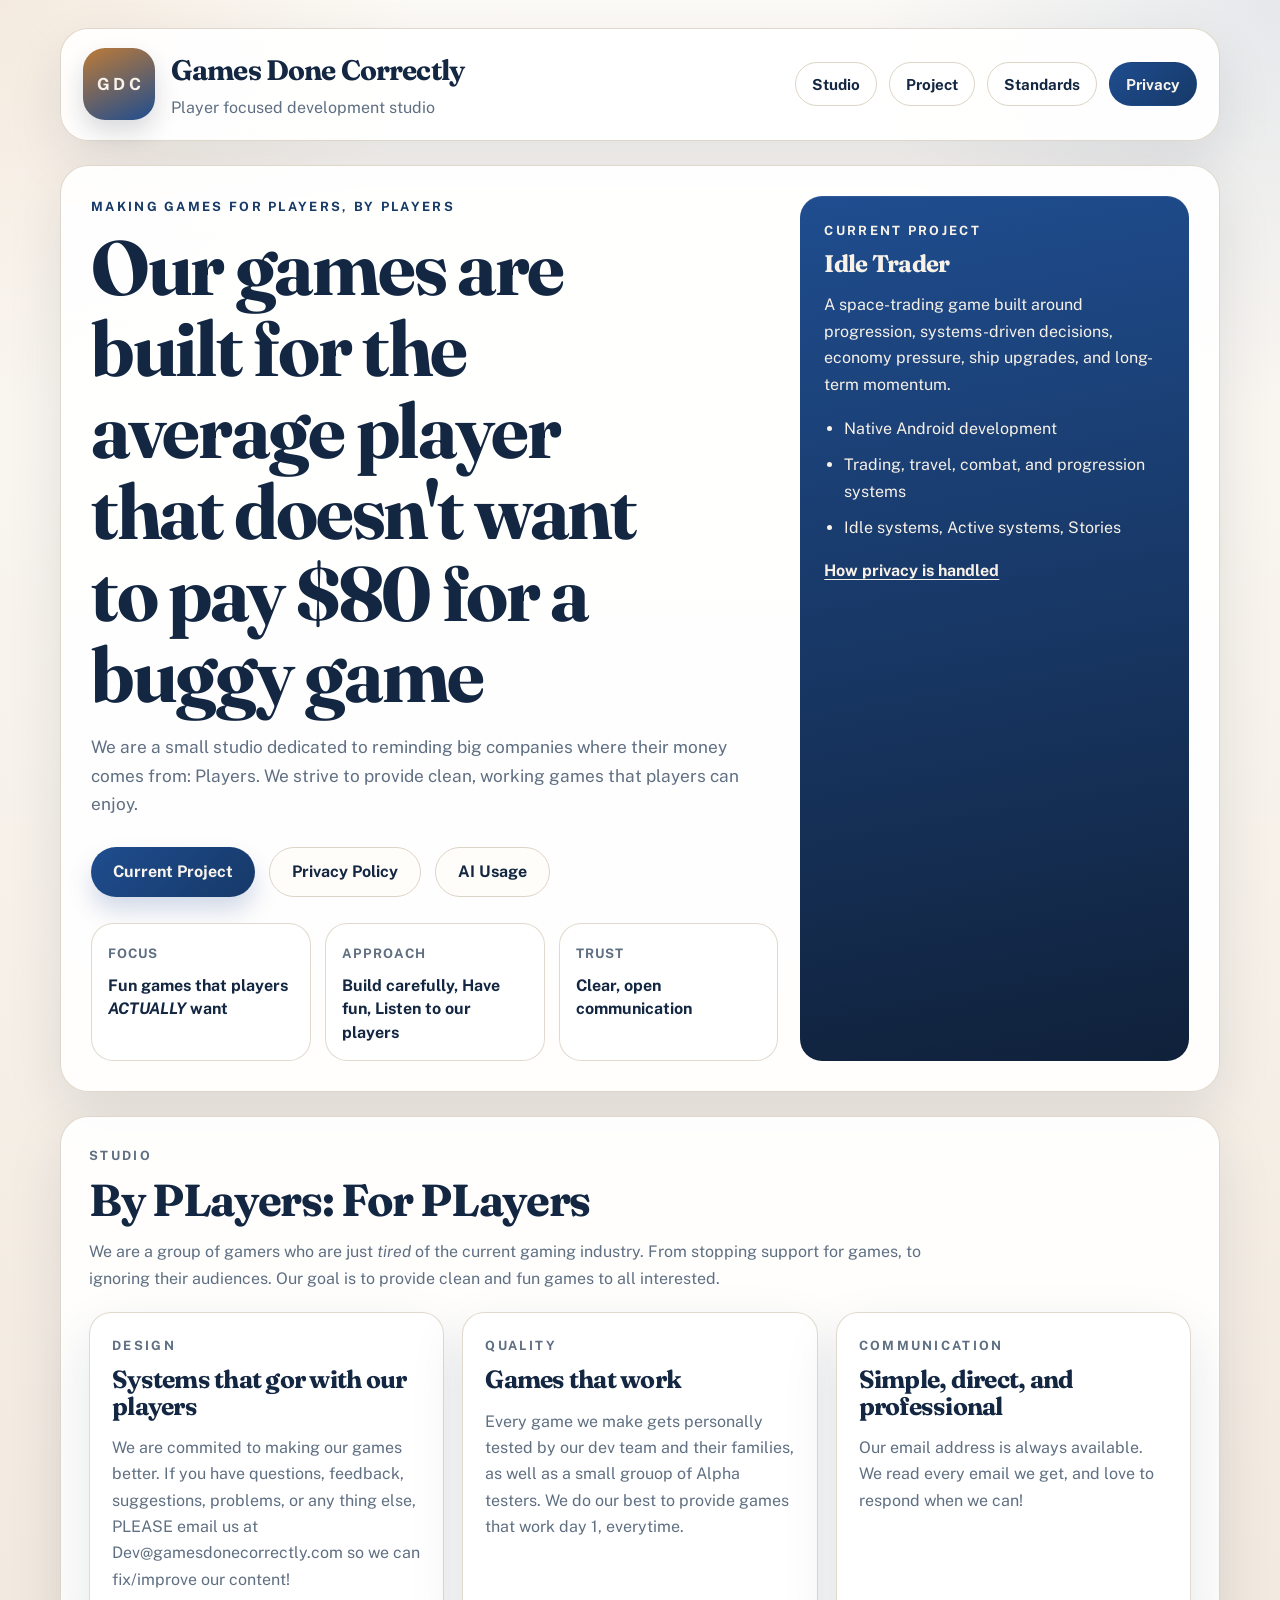
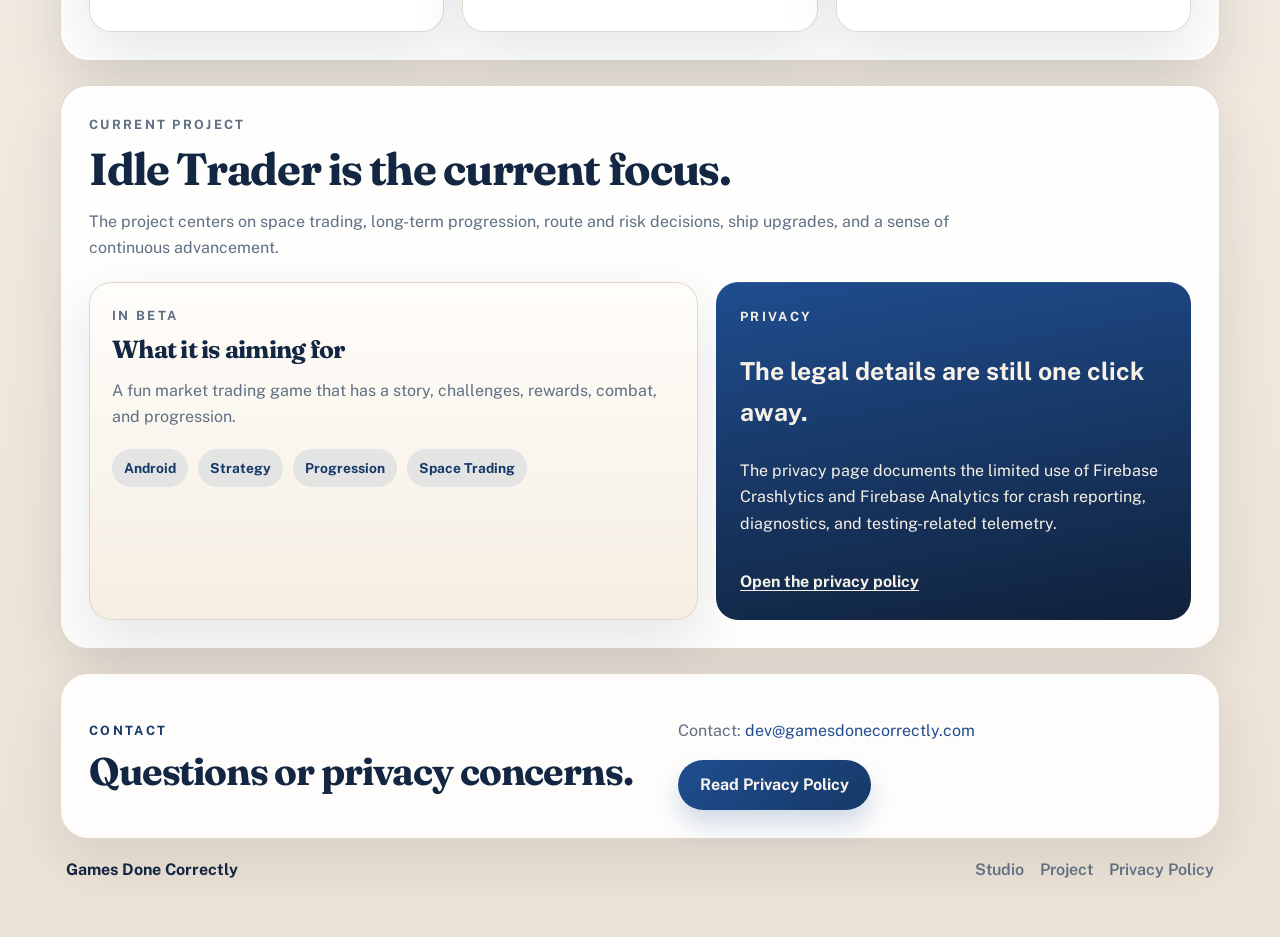
<file: index.html>
<!DOCTYPE html>
<html lang="en">
<head>
    <meta charset="utf-8">
    <meta name="viewport" content="width=device-width, initial-scale=1">
    <title>Games Done Correctly</title>
    <meta
        name="description"
        content="Games Done Correctly is an independent game studio That focuses on Players above profits."
    >
    <meta name="theme-color" content="#11233c">
    <meta property="og:title" content="Games Done Correctly">
    <meta
        property="og:description"
        content="Independent game development focused on clarity, progression, quality, and professional presentation."
    >
    <meta property="og:type" content="website">
    <meta property="og:url" content="https://gamesdonecorrectly.com/">
    <link rel="canonical" href="https://gamesdonecorrectly.com/">
    <link rel="icon" type="image/svg+xml" href="favicon.svg">
    <link rel="preconnect" href="https://fonts.googleapis.com">
    <link rel="preconnect" href="https://fonts.gstatic.com" crossorigin>
    <link
        href="https://fonts.googleapis.com/css2?family=Fraunces:opsz,wght@9..144,600;9..144,700&family=Public+Sans:wght@400;500;600;700&display=swap"
        rel="stylesheet"
    >
    <link rel="stylesheet" href="styles.css">
</head>
<body class="home-page">
    <div class="page-shell">
        <header class="site-header panel">
            <a class="brand" href="/" aria-label="Games Done Correctly">
                <span class="brand-mark" aria-hidden="true">GDC</span>
                <span class="brand-copy">
                    <strong>Games Done Correctly</strong>
                    <span>Player focused development studio</span>
                </span>
            </a>

            <nav class="main-nav" aria-label="Main navigation">
                <a href="#studio">Studio</a>
                <a href="#project">Project</a>
                <a href="#standards">Standards</a>
                <a class="nav-primary" href="privacy.html">Privacy</a>
            </nav>
        </header>

        <main class="site-main">
            <section class="hero panel">
                <div class="hero-copy">
                    <p class="eyebrow">Making games for players, by players</p>
                    <h1>Our games are built for the average player that doesn't want to pay $80 for a buggy game</h1>
                    <p class="lead">
                       We are a small studio dedicated to reminding big companies where their money comes from: Players. We strive to provide clean, working games that players can enjoy. 
                       <br>
                    </p>

                    <div class="hero-actions">
                        <a class="button button-primary" href="#project">Current Project</a>
                        <a class="button button-secondary" href="privacy.html">Privacy Policy</a>
                        <a class="button button-secondary" href="AI.html">AI Usage</a>
                    </div>

                    <div class="signal-grid" aria-label="Studio highlights">
                        <article class="signal-card">
                            <span class="signal-label">Focus</span>
                            <strong>Fun games that players <I>ACTUALLY</I> want</strong>
                        </article>
                        <article class="signal-card">
                            <span class="signal-label">Approach</span>
                            <strong>Build carefully, Have fun, Listen to our players</strong>
                        </article>
                        <article class="signal-card">
                            <span class="signal-label">Trust</span>
                            <strong>Clear, open communication</strong>
                        </article>
                    </div>
                </div>

                <aside class="hero-card">
                    <p class="card-label">Current project</p>
                    <h2>Idle Trader</h2>
                    <p>
                        A space-trading game built around progression, systems-driven decisions,
                        economy pressure, ship upgrades, and long-term momentum.
                    </p>
                    <ul class="feature-list">
                        <li>Native Android development</li>
                        <li>Trading, travel, combat, and progression systems</li>
                        <li>Idle systems, Active systems, Stories</li>
                    </ul>
                    <a class="text-link text-link-light" href="privacy.html">How privacy is handled</a>
                </aside>
            </section>

           <!-- <section class="pillars">
                <article class="pillar panel">
                    <span class="pillar-number">01</span>
                    <h2>Thoughtful design</h2>
                    <p>Readable interfaces, understandable systems, and satisfying progression loops.</p>
                </article>
                <article class="pillar panel">
                    <span class="pillar-number">02</span>
                    <h2>Professional presentation</h2>
                    <p>A company front page should feel stable, intentional, and easy to understand.</p>
                </article>
                <article class="pillar panel">
                    <span class="pillar-number">03</span>
                    <h2>Clear communication</h2>
                    <p>Policies and quality practices should be visible without taking over the entire site.</p>
                </article>
            </section> --> 

            <section id="studio" class="section panel">
                <div class="section-intro">
                    <p class="eyebrow">Studio</p>
                    <h2>By PLayers: For PLayers</h2>
                    <p>
                        We are a group of gamers who are just <i>tired</i> of the current gaming industry. From stopping support for games, to ignoring their audiences. 
                        Our goal is to provide clean and fun games to all interested.
                    </p>
                </div>

                <div class="card-grid">
                    <article class="info-card">
                        <p class="card-label">Design</p>
                        <h3>Systems that gor with our players</h3>
                        <p>
                            We are commited to making our games better. If you have questions, feedback, suggestions, problems, or any thing else, PLEASE email us at Dev@gamesdonecorrectly.com so we can fix/improve our content!
                        </p>
                    </article>

                    <article class="info-card">
                        <p class="card-label">Quality</p>
                        <h3>Games that work</h3>
                        <p>
                            Every game we make gets personally tested by our dev team and their families, as well as a small grouop of Alpha testers.
                            We do our best to provide games that work day 1, everytime.
                        </p>
                    </article>

                    <article class="info-card">
                        <p class="card-label">Communication</p>
                        <h3>Simple, direct, and professional</h3>
                        <p>
                            Our email address is always available. We read every email we get, and love to respond when we can!
                        </p>
                    </article>
                </div>
            </section>

            <section id="project" class="section panel">
                <div class="section-intro">
                    <p class="eyebrow">Current Project</p>
                    <h2>Idle Trader is the current focus.</h2>
                    <p>
                        The project centers on space trading, long-term progression, route and risk decisions,
                        ship upgrades, and a sense of continuous advancement.
                    </p>
                </div>

                <div class="project-grid">
                    <article class="project-card project-card-primary">
                        <p class="card-label">In Beta</p>
                        <h3>What it is aiming for</h3>
                        <p>
                            A fun market trading game that has a story, challenges, rewards, combat, and progression.
                        </p>
                        <div class="tag-row" aria-label="Project tags">
                            <span>Android</span>
                            <span>Strategy</span>
                            <span>Progression</span>
                            <span>Space Trading</span>
                        </div>
                    </article>

                  <!--  <article class="project-card">
                        <p class="card-label">Standards</p>
                        <h3>How the project is being handled</h3>
                        <ul class="feature-list feature-list-dark">
                            <li>Readable interfaces over clutter</li>
                            <li>Stable releases and quick bug investigation</li>
                            <li>Measured feature growth instead of scope sprawl</li>
                            <li>Privacy-conscious telemetry limited to diagnostics and QA needs</li>
                        </ul>
                    </article>
                </div>
            </section>

            <section id="standards" class="section panel section-split">
                <div class="section-intro">
                    <p class="eyebrow">Standards</p>
                    <h2>Trust matters as much as aesthetics.</h2>
                    <p>
                        Hosting, HTTPS, domain setup, and a visible privacy policy all matter. A studio website should
                        look good, but it should also feel credible.
                    </p>
                </div> -->

                <div class="callout-card">
                    <p class="card-label">Privacy</p>
                    <h3>The legal details are still one click away.</h3>
                    <p>
                        The privacy page documents the limited use of Firebase Crashlytics and Firebase Analytics for
                        crash reporting, diagnostics, and testing-related telemetry.
                    </p>
                    <a class="text-link text-link-light" href="privacy.html">Open the privacy policy</a>
                </div>
            </section>

            <section class="footer-panel panel">
                <div>
                    <p class="eyebrow">Contact</p>
                    <h2>Questions or privacy concerns.</h2>
                </div>
                <div class="footer-panel-copy">
                    <p>
                        Contact:
                        <a href="mailto:dev@gamesdonecorrectly.com">dev@gamesdonecorrectly.com</a>
                    </p>
                    <a class="button button-primary" href="privacy.html">Read Privacy Policy</a>
                </div>
            </section>
        </main>

        <footer class="site-footer">
            <p class="footer-title">Games Done Correctly</p>
            <div class="footer-links">
                <a href="#studio">Studio</a>
                <a href="#project">Project</a>
                <a href="privacy.html">Privacy Policy</a>
            </div>
        </footer>
    </div>
</body>
</html>
</file>
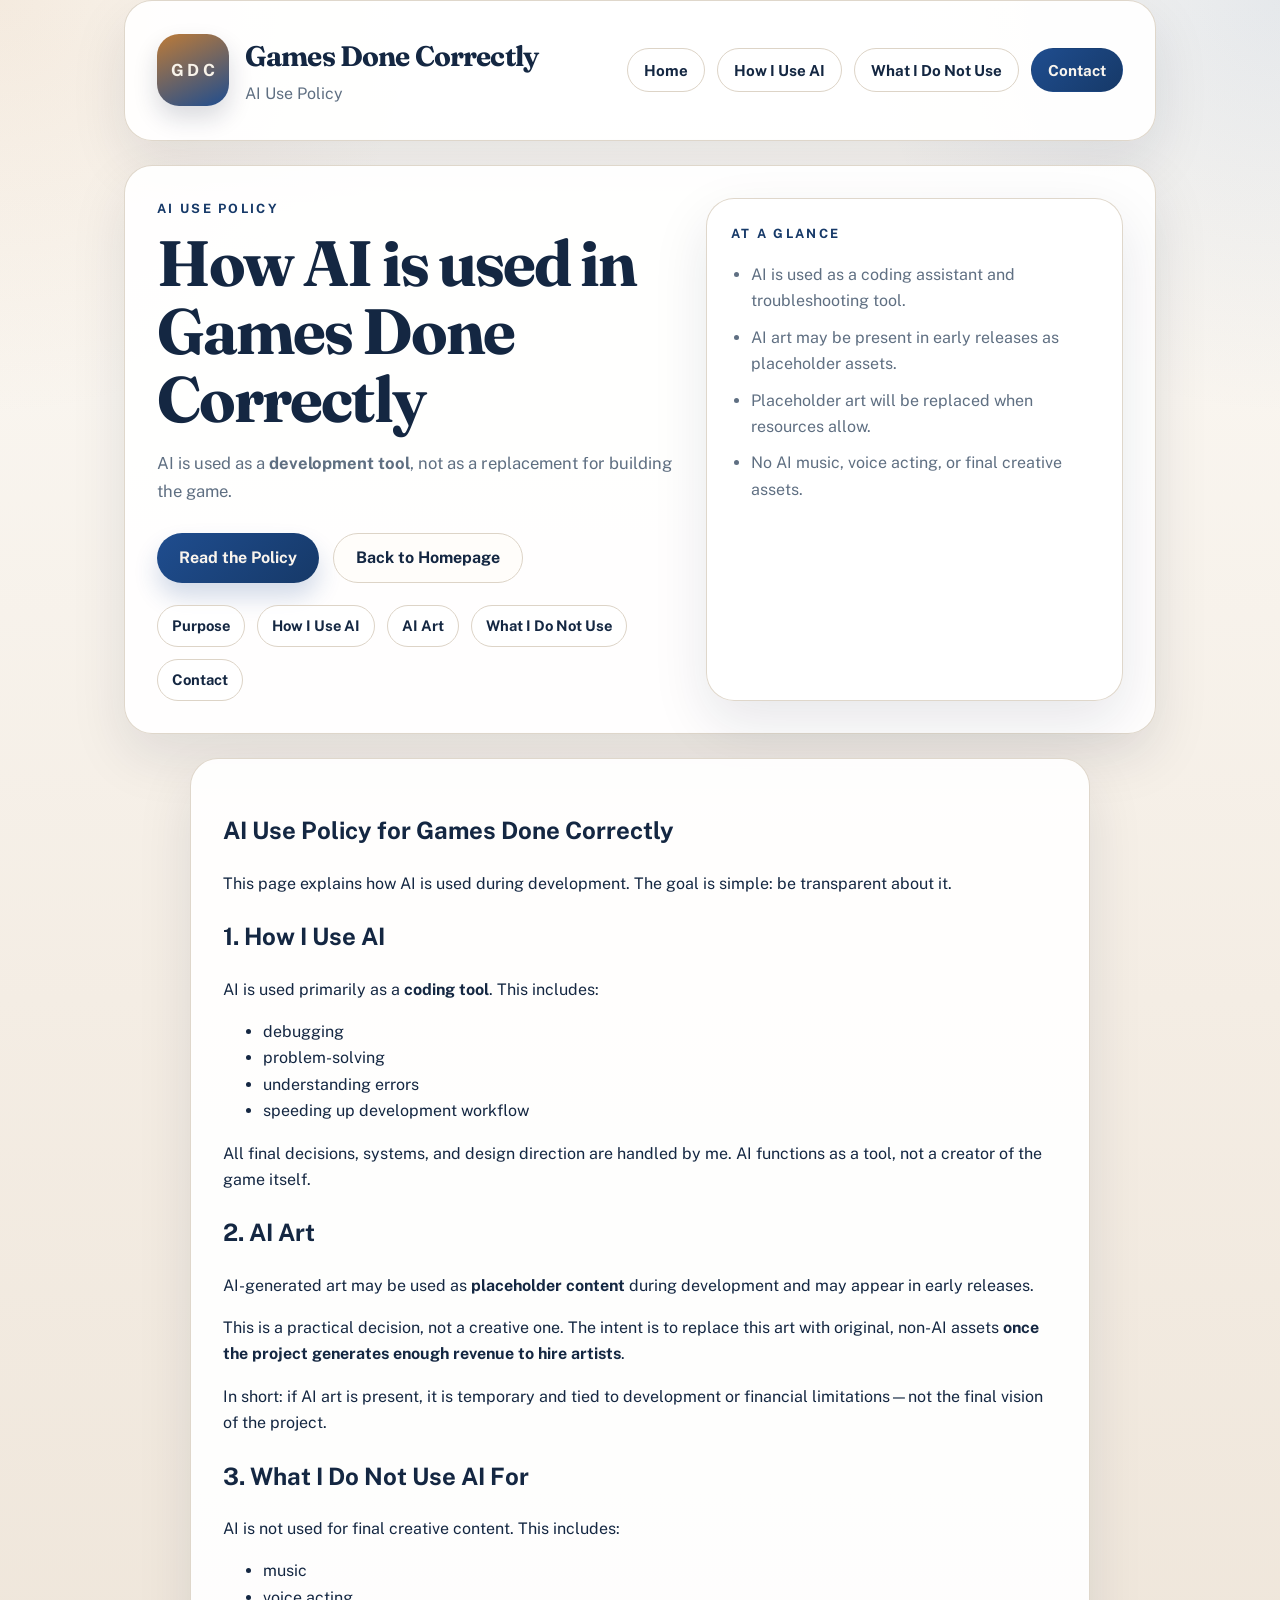
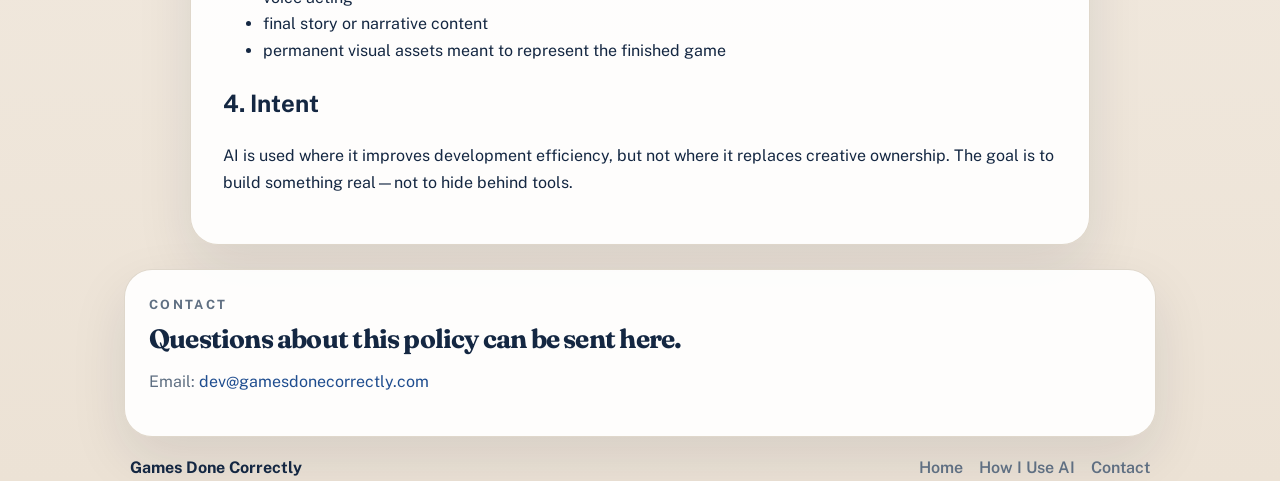
<file: AI.html>
<!DOCTYPE html>
<html lang="en">
<head>
    <meta charset="utf-8">
    <meta name="viewport" content="width=device-width, initial-scale=1">
    <title>Games Done Correctly | AI Use Policy</title>
    <meta
        name="description"
        content="How Games Done Correctly uses AI in development, including coding assistance and temporary placeholder art."
    >
    <meta name="theme-color" content="#11233c">
    <meta property="og:title" content="Games Done Correctly | AI Use Policy">
    <meta
        property="og:description"
        content="A simple explanation of how Games Done Correctly uses AI for development and placeholder assets."
    >
    <meta property="og:type" content="website">
    <meta property="og:url" content="https://gamesdonecorrectly.com/ai-policy.html">
    <link rel="canonical" href="https://gamesdonecorrectly.com/ai-policy.html">
    <link rel="icon" type="image/svg+xml" href="favicon.svg">
    <link rel="preconnect" href="https://fonts.googleapis.com">
    <link rel="preconnect" href="https://fonts.gstatic.com" crossorigin>
    <link
        href="https://fonts.googleapis.com/css2?family=Fraunces:opsz,wght@9..144,600;9..144,700&family=Public+Sans:wght@400;500;600;700&display=swap"
        rel="stylesheet"
    >
    <link rel="stylesheet" href="styles.css">

    <!-- Quick layout fix so content isn't glued to the left -->
    <style>
        .policy-full {
            max-width: 900px;
            margin: 0 auto;
        }
        .policy-hero > div {
            max-width: 800px;
        }
        .page-shell {
    max-width: 1100px;
    margin: 0 auto;
    padding: 0 24px;
}

.policy-full {
    max-width: 900px;
    margin: 0 auto;
    padding: 0 8px;
}

.panel {
    padding: 32px;
}
    </style>
</head>
<body class="policy-page">
    <div class="page-shell">
        <header class="site-header panel">
            <a class="brand" href="index.html" aria-label="Games Done Correctly home">
                <span class="brand-mark" aria-hidden="true">GDC</span>
                <span class="brand-copy">
                    <strong>Games Done Correctly</strong>
                    <span>AI Use Policy</span>
                </span>
            </a>

            <nav class="main-nav" aria-label="AI policy navigation">
                <a href="index.html">Home</a>
                <a href="#how">How I Use AI</a>
                <a href="#what-not">What I Do Not Use</a>
                <a class="nav-primary" href="#contact">Contact</a>
            </nav>
        </header>

        <main class="site-main">
            <section class="policy-hero panel">
                <div>
                    <p class="eyebrow">AI Use Policy</p>
                    <h1>How AI is used in Games Done Correctly</h1>
                    <p class="policy-intro">
                        AI is used as a <strong>development tool</strong>, not as a replacement for building the game.
                    </p>

                    <div class="policy-actions">
                        <a class="button button-primary" href="#how">Read the Policy</a>
                        <a class="button button-secondary" href="index.html">Back to Homepage</a>
                    </div>

                    <nav class="policy-nav" aria-label="Policy sections">
                        <a href="#purpose">Purpose</a>
                        <a href="#how">How I Use AI</a>
                        <a href="#art">AI Art</a>
                        <a href="#what-not">What I Do Not Use</a>
                        <a href="#contact">Contact</a>
                    </nav>
                </div>

                <aside class="policy-summary">
                    <p class="card-label">At a glance</p>
                    <ul class="feature-list">
                        <li>AI is used as a coding assistant and troubleshooting tool.</li>
                        <li>AI art may be present in early releases as placeholder assets.</li>
                        <li>Placeholder art will be replaced when resources allow.</li>
                        <li>No AI music, voice acting, or final creative assets.</li>
                    </ul>
                </aside>
            </section>

            <section class="policy-full panel">
                <h1>AI Use Policy for Games Done Correctly</h1>

                <p id="purpose">
                    This page explains how AI is used during development. The goal is simple: be transparent about it.
                </p>

                <h2 id="how">1. How I Use AI</h2>
                <p>
                    AI is used primarily as a <strong>coding tool</strong>. This includes:
                </p>
                <ul>
                    <li>debugging</li>
                    <li>problem-solving</li>
                    <li>understanding errors</li>
                    <li>speeding up development workflow</li>
                </ul>

                <p>
                    All final decisions, systems, and design direction are handled by me.
                    AI functions as a tool, not a creator of the game itself.
                </p>

                <h2 id="art">2. AI Art</h2>
                <p>
                    AI-generated art may be used as <strong>placeholder content</strong> during development and may appear in early releases.
                </p>

                <p>
                    This is a practical decision, not a creative one. The intent is to replace this art with original, non-AI assets
                    <strong>once the project generates enough revenue to hire artists</strong>.
                </p>

                <p>
                    In short: if AI art is present, it is temporary and tied to development or financial limitations—not the final vision of the project.
                </p>

                <h2 id="what-not">3. What I Do Not Use AI For</h2>
                <p>
                    AI is not used for final creative content. This includes:
                </p>
                <ul>
                    <li>music</li>
                    <li>voice acting</li>
                    <li>final story or narrative content</li>
                    <li>permanent visual assets meant to represent the finished game</li>
                </ul>

                <h2>4. Intent</h2>
                <p>
                    AI is used where it improves development efficiency, but not where it replaces creative ownership.
                    The goal is to build something real—not to hide behind tools.
                </p>
            </section>

            <section id="contact" class="policy-card policy-card-full">
                <p class="policy-label">Contact</p>
                <h2>Questions about this policy can be sent here.</h2>
                <p>
                    Email:
                    <a href="mailto:dev@gamesdonecorrectly.com">dev@gamesdonecorrectly.com</a>
                </p>
            </section>
        </main>

        <footer class="site-footer">
            <p class="footer-title">Games Done Correctly</p>
            <div class="footer-links">
                <a href="index.html">Home</a>
                <a href="#how">How I Use AI</a>
                <a href="#contact">Contact</a>
            </div>
        </footer>
    </div>
</body>
</html>
</file>
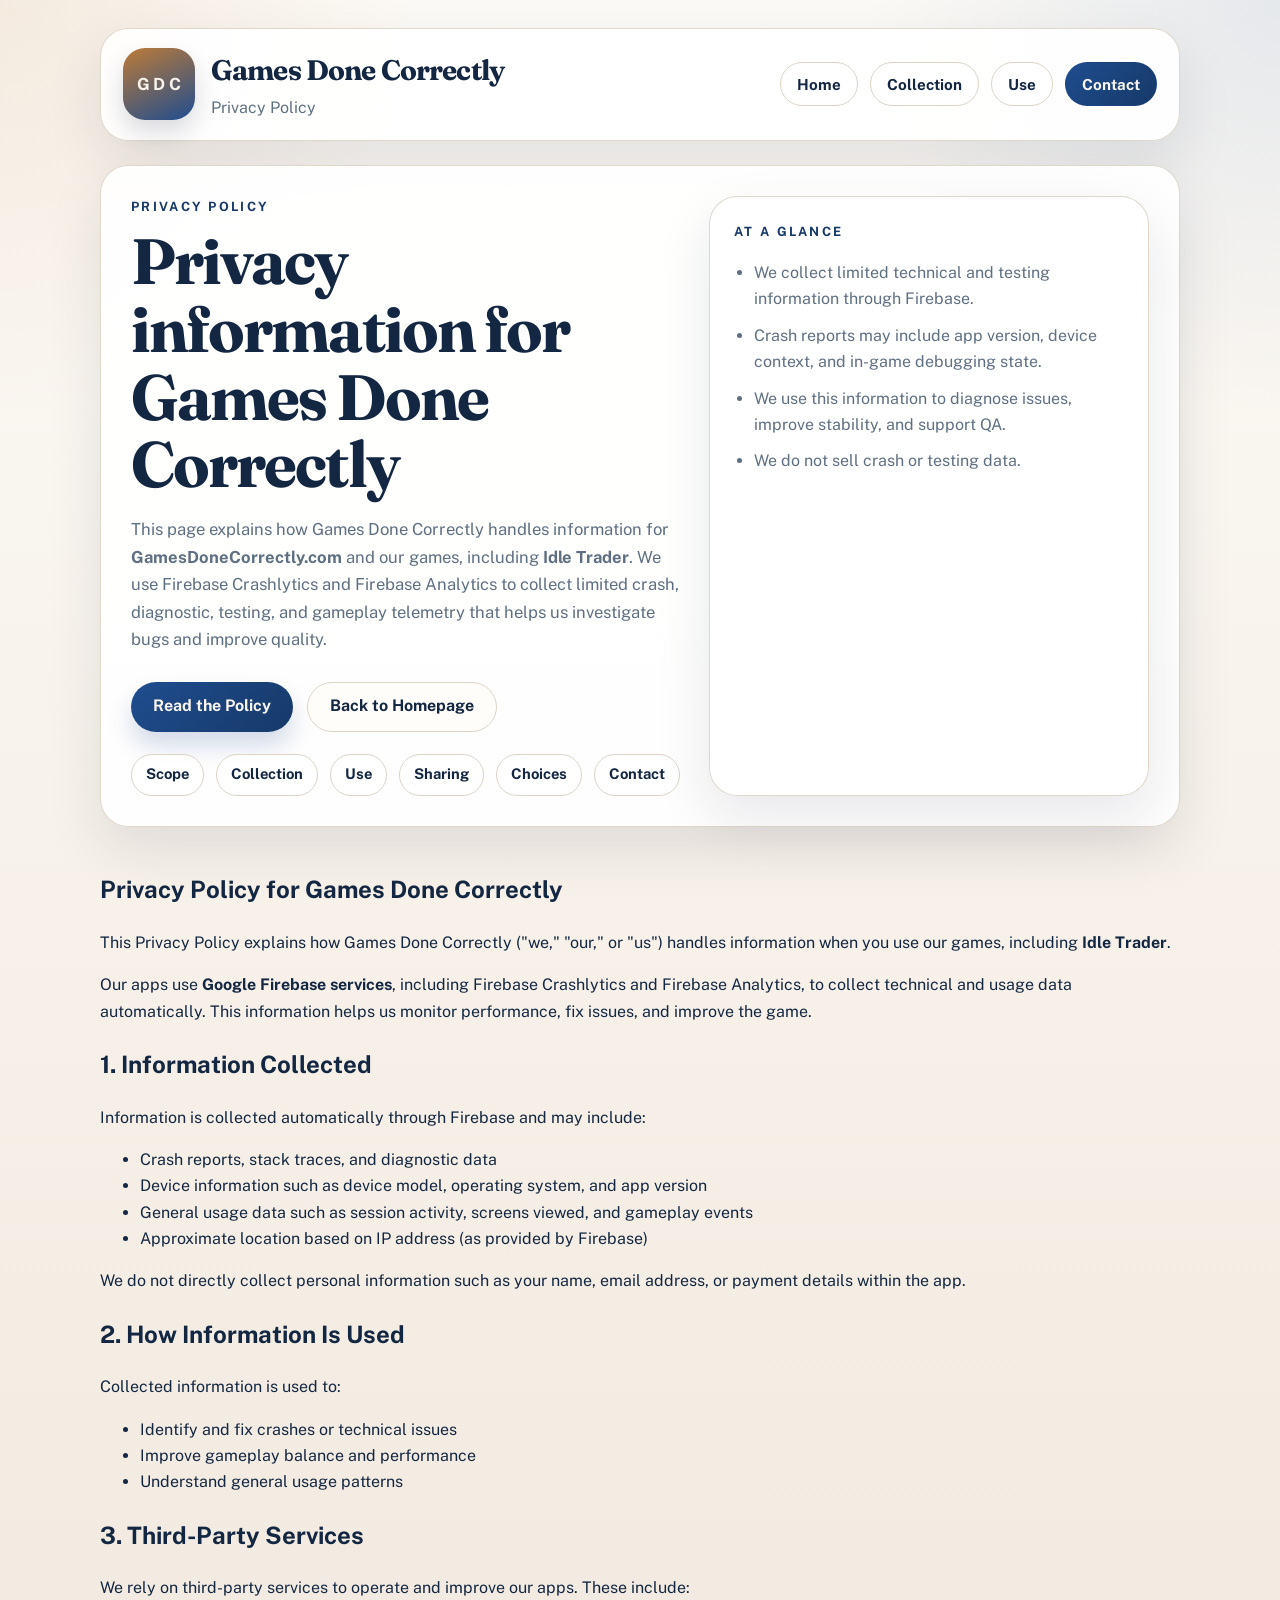
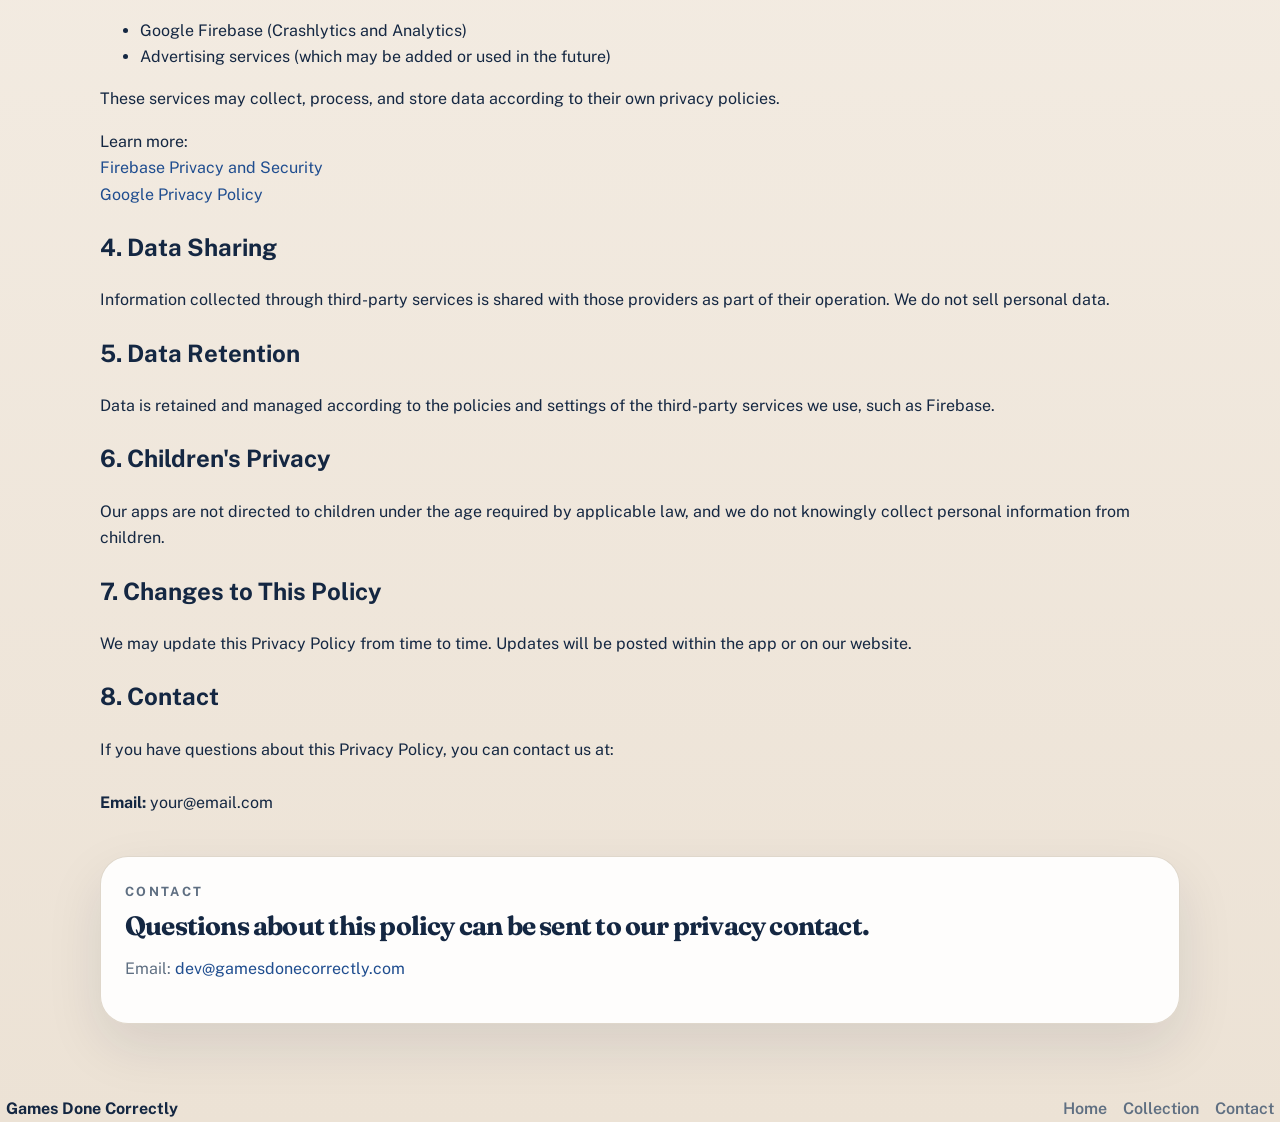
<file: privacy.html>
<!DOCTYPE html>
<html lang="en">
<head>
    <meta charset="utf-8">
    <meta name="viewport" content="width=device-width, initial-scale=1">
    <title>Games Done Correctly | Privacy Policy</title>
    <meta
        name="description"
        content="Privacy Policy for Games Done Correctly and its games, including Idle Trader. We use Firebase Crashlytics and Firebase Analytics for crash reporting, diagnostics, testing, and limited gameplay telemetry."
    >
    <meta name="theme-color" content="#11233c">
    <meta property="og:title" content="Games Done Correctly | Privacy Policy">
    <meta
        property="og:description"
        content="Privacy information for Games Done Correctly, including Firebase-based crash reporting, diagnostics, and testing telemetry."
    >
    <meta property="og:type" content="website">
    <meta property="og:url" content="https://gamesdonecorrectly.com/privacy.html">
    <link rel="canonical" href="https://gamesdonecorrectly.com/privacy.html">
    <link rel="icon" type="image/svg+xml" href="favicon.svg">
    <link rel="preconnect" href="https://fonts.googleapis.com">
    <link rel="preconnect" href="https://fonts.gstatic.com" crossorigin>
    <link
        href="https://fonts.googleapis.com/css2?family=Fraunces:opsz,wght@9..144,600;9..144,700&family=Public+Sans:wght@400;500;600;700&display=swap"
        rel="stylesheet"
    >
    <link rel="stylesheet" href="styles.css">
</head>
<body class="policy-page">
    <div class="page-shell">
        <header class="site-header panel">
            <a class="brand" href="index.html" aria-label="Games Done Correctly home">
                <span class="brand-mark" aria-hidden="true">GDC</span>
                <span class="brand-copy">
                    <strong>Games Done Correctly</strong>
                    <span>Privacy Policy</span>
                </span>
            </a>

            <nav class="main-nav" aria-label="Privacy navigation">
                <a href="index.html">Home</a>
                <a href="#collection">Collection</a>
                <a href="#usage">Use</a>
                <a class="nav-primary" href="#contact">Contact</a>
            </nav>
        </header>

        <main class="site-main">
            <section class="policy-hero panel">
                <div>
                    <p class="eyebrow">Privacy Policy</p>
                    <h1>Privacy information for Games Done Correctly</h1>
                    <p class="policy-intro">
                        This page explains how Games Done Correctly handles information for
                        <strong>GamesDoneCorrectly.com</strong> and our games, including
                        <strong>Idle Trader</strong>. We use Firebase Crashlytics and Firebase Analytics
                        to collect limited crash, diagnostic, testing, and gameplay telemetry that helps us
                        investigate bugs and improve quality.
                    </p>

                    <div class="policy-actions">
                        <a class="button button-primary" href="#collection">Read the Policy</a>
                        <a class="button button-secondary" href="index.html">Back to Homepage</a>
                    </div>

                    <nav class="policy-nav" aria-label="Policy sections">
                        <a href="#scope">Scope</a>
                        <a href="#collection">Collection</a>
                        <a href="#usage">Use</a>
                        <a href="#sharing">Sharing</a>
                        <a href="#choices">Choices</a>
                        <a href="#contact">Contact</a>
                    </nav>
                </div>

                <aside class="policy-summary">
                    <p class="card-label">At a glance</p>
                    <ul class="feature-list">
                        <li>We collect limited technical and testing information through Firebase.</li>
                        <li>Crash reports may include app version, device context, and in-game debugging state.</li>
                        <li>We use this information to diagnose issues, improve stability, and support QA.</li>
                        <li>We do not sell crash or testing data.</li>
                    </ul>
                </aside>
            </section>

            <main class="site-main">
                <section class="policy-full">
            
                    <h1>Privacy Policy for Games Done Correctly</h1>
            
                    <p>
                        This Privacy Policy explains how Games Done Correctly ("we," "our," or "us")
                        handles information when you use our games, including <strong>Idle Trader</strong>.
                    </p>
            
                    <p>
                        Our apps use <strong>Google Firebase services</strong>, including Firebase Crashlytics
                        and Firebase Analytics, to collect technical and usage data automatically.
                        This information helps us monitor performance, fix issues, and improve the game.
                    </p>
            
                    <h2>1. Information Collected</h2>
                    <p>
                        Information is collected automatically through Firebase and may include:
                    </p>
                    <ul>
                        <li>Crash reports, stack traces, and diagnostic data</li>
                        <li>Device information such as device model, operating system, and app version</li>
                        <li>General usage data such as session activity, screens viewed, and gameplay events</li>
                        <li>Approximate location based on IP address (as provided by Firebase)</li>
                    </ul>
            
                    <p>
                        We do not directly collect personal information such as your name, email address,
                        or payment details within the app.
                    </p>
            
                    <h2>2. How Information Is Used</h2>
                    <p>
                        Collected information is used to:
                    </p>
                    <ul>
                        <li>Identify and fix crashes or technical issues</li>
                        <li>Improve gameplay balance and performance</li>
                        <li>Understand general usage patterns</li>
                    </ul>
            
                    <h2>3. Third-Party Services</h2>
                    <p>
                        We rely on third-party services to operate and improve our apps. These include:
                    </p>
                    <ul>
                        <li>Google Firebase (Crashlytics and Analytics)</li>
                        <li>Advertising services (which may be added or used in the future)</li>
                    </ul>
            
                    <p>
                        These services may collect, process, and store data according to their own privacy policies.
                    </p>
            
                    <p>
                        Learn more:
                        <br>
                        <a href="https://firebase.google.com/support/privacy">Firebase Privacy and Security</a><br>
                        <a href="https://policies.google.com/privacy">Google Privacy Policy</a>
                    </p>
            
                    <h2>4. Data Sharing</h2>
                    <p>
                        Information collected through third-party services is shared with those providers
                        as part of their operation. We do not sell personal data.
                    </p>
            
                    <h2>5. Data Retention</h2>
                    <p>
                        Data is retained and managed according to the policies and settings of the
                        third-party services we use, such as Firebase.
                    </p>
            
                    <h2>6. Children's Privacy</h2>
                    <p>
                        Our apps are not directed to children under the age required by applicable law,
                        and we do not knowingly collect personal information from children.
                    </p>
            
                    <h2>7. Changes to This Policy</h2>
                    <p>
                        We may update this Privacy Policy from time to time. Updates will be posted
                        within the app or on our website.
                    </p>
            
                    <h2>8. Contact</h2>
                    <p>
                        If you have questions about this Privacy Policy, you can contact us at:
                        <br><br>
                        <strong>Email:</strong> your@email.com
                    </p>
            
                </section>
            </main>

                <section id="contact" class="policy-card policy-card-full">
                    <p class="policy-label">Contact</p>
                    <h2>Questions about this policy can be sent to our privacy contact.</h2>
                    <p>
                        Email:
                        <a href="mailto:dev@gamesdonecorrectly.com">dev@gamesdonecorrectly.com</a>
                    </p>
                    <p></p>
                </section>
            </div>
        </main>

        <footer class="site-footer">
            <p class="footer-title">Games Done Correctly</p>
            <div class="footer-links">
                <a href="index.html">Home</a>
                <a href="#collection">Collection</a>
                <a href="#contact">Contact</a>
            </div>
        </footer>
    </div>
</body>
</html>
</file>
<file: styles.css>
:root {
    --bg: #f3eee6;
    --bg-strong: #ffffff;
    --ink: #142742;
    --muted: #5f6f82;
    --line: #ddd4c7;
    --panel: rgba(255, 255, 255, 0.92);
    --primary: #1f4d8f;
    --primary-strong: #163968;
    --accent: #bd7b38;
    --deep: #10213a;
    --deep-strong: #0a172b;
    --shadow: 0 22px 55px rgba(18, 33, 58, 0.1);
    --radius-xl: 28px;
    --radius-lg: 22px;
    --radius-md: 16px;
    --site-width: 1160px;
}

* {
    box-sizing: border-box;
}

html {
    scroll-behavior: smooth;
}

body {
    margin: 0;
    min-height: 100vh;
    color: var(--ink);
    font-family: "Public Sans", "Segoe UI", sans-serif;
    line-height: 1.65;
    background:
        radial-gradient(circle at top left, rgba(189, 123, 56, 0.12), transparent 26rem),
        radial-gradient(circle at top right, rgba(31, 77, 143, 0.1), transparent 26rem),
        linear-gradient(180deg, #fcfaf6 0%, #f4ede4 48%, #ece2d5 100%);
}

a {
    color: var(--primary);
    text-decoration: none;
}

a:hover {
    color: var(--primary-strong);
}

a:focus-visible,
button:focus-visible {
    outline: 3px solid rgba(31, 77, 143, 0.24);
    outline-offset: 4px;
}

.page-shell {
    width: calc(100% - 48px);
    max-width: var(--site-width);
    margin: 28px auto 54px;
}

.site-main {
    display: grid;
    gap: 24px;
}

.panel,
.site-header,
.pillar,
.info-card,
.project-card,
.footer-panel,
.policy-card,
.policy-summary {
    border: 1px solid rgba(221, 212, 199, 0.92);
    border-radius: var(--radius-xl);
    background: var(--panel);
    box-shadow: var(--shadow);
}

.site-header {
    display: flex;
    align-items: center;
    justify-content: space-between;
    gap: 18px;
    padding: 18px 22px;
    margin-bottom: 24px;
}

.brand {
    display: inline-flex;
    align-items: center;
    gap: 16px;
    color: var(--ink);
}

.brand:hover {
    color: var(--ink);
}

.brand-mark {
    display: grid;
    place-items: center;
    width: 72px;
    height: 72px;
    border-radius: 22px;
    color: #f8f3ea;
    font-size: 1.05rem;
    font-weight: 700;
    letter-spacing: 0.22em;
    text-indent: 0.22em;
    background: linear-gradient(155deg, var(--accent), var(--primary));
    box-shadow: 0 12px 24px rgba(18, 33, 58, 0.16);
}

.brand-copy {
    display: grid;
    gap: 2px;
}

.brand-copy strong {
    font-family: "Fraunces", Georgia, serif;
    font-size: clamp(1.5rem, 2.2vw, 2.2rem);
    font-weight: 700;
    letter-spacing: -0.03em;
}

.brand-copy span {
    color: var(--muted);
    font-size: 1rem;
}

.main-nav {
    display: flex;
    align-items: center;
    gap: 12px;
    flex-wrap: wrap;
}

.main-nav a {
    display: inline-flex;
    align-items: center;
    justify-content: center;
    min-height: 44px;
    padding: 0 16px;
    border: 1px solid var(--line);
    border-radius: 999px;
    color: var(--ink);
    font-size: 0.95rem;
    font-weight: 700;
    background: rgba(255, 255, 255, 0.88);
}

.main-nav .nav-primary {
    color: #f9f5ee;
    border-color: transparent;
    background: linear-gradient(135deg, var(--primary), var(--primary-strong));
}

.hero {
    display: grid;
    grid-template-columns: minmax(0, 1.45fr) minmax(300px, 0.82fr);
    gap: 22px;
    padding: 30px;
}

.eyebrow,
.card-label,
.policy-label {
    margin: 0 0 10px;
    color: var(--primary-strong);
    font-size: 0.8rem;
    font-weight: 700;
    letter-spacing: 0.18em;
    text-transform: uppercase;
}

.hero h1,
.hero-card h2,
.section-intro h2,
.info-card h3,
.project-card h3,
.footer-panel h2,
.policy-hero h1,
.policy-card h2 {
    margin: 0;
    font-family: "Fraunces", Georgia, serif;
    font-weight: 700;
    line-height: 1.06;
    letter-spacing: -0.03em;
}

.hero h1 {
    max-width: 11ch;
    font-size: clamp(3rem, 6vw, 4.8rem);
}

.lead,
.section-intro p,
.hero-card p,
.info-card p,
.project-card p,
.footer-panel-copy p,
.policy-intro,
.policy-card p,
.policy-card li,
.policy-summary li {
    color: var(--muted);
}

.lead {
    max-width: 60ch;
    margin: 18px 0 0;
    font-size: 1.08rem;
}

.hero-actions,
.policy-actions {
    display: flex;
    gap: 14px;
    flex-wrap: wrap;
    margin-top: 28px;
}

.button {
    display: inline-flex;
    align-items: center;
    justify-content: center;
    min-height: 50px;
    padding: 0 22px;
    border-radius: 999px;
    font-weight: 700;
}

.button-primary {
    color: #f9f4ed;
    background: linear-gradient(135deg, var(--primary), var(--primary-strong));
    box-shadow: 0 14px 24px rgba(31, 77, 143, 0.2);
}

.button-primary:hover {
    color: #f9f4ed;
}

.button-secondary {
    border: 1px solid var(--line);
    color: var(--ink);
    background: #fffdfa;
}

.signal-grid {
    display: grid;
    grid-template-columns: repeat(3, minmax(0, 1fr));
    gap: 14px;
    margin-top: 26px;
}

.signal-card,
.info-card,
.project-card {
    border: 1px solid rgba(221, 212, 199, 0.88);
    border-radius: var(--radius-lg);
    background: rgba(255, 255, 255, 0.88);
}

.signal-card {
    padding: 16px;
}

.signal-label,
.pillar-number {
    display: inline-block;
    color: var(--muted);
    font-size: 0.82rem;
    font-weight: 700;
    letter-spacing: 0.08em;
    text-transform: uppercase;
}

.signal-card strong {
    display: block;
    margin-top: 8px;
    line-height: 1.45;
}

.hero-card,
.callout-card {
    padding: 24px;
    border-radius: var(--radius-lg);
    color: #f7f1e8;
    background: linear-gradient(170deg, var(--primary), var(--deep));
    box-shadow: inset 0 1px 0 rgba(255, 255, 255, 0.08);
}

.hero-card .card-label,
.callout-card .card-label,
.hero-card h2,
.callout-card h3,
.hero-card p,
.callout-card p,
.hero-card li,
.callout-card a {
    color: #f7f1e8;
}

.feature-list {
    margin: 18px 0 0;
    padding-left: 20px;
}

.feature-list li + li {
    margin-top: 10px;
}

.feature-list-dark li {
    color: var(--ink);
}

.text-link {
    display: inline-flex;
    margin-top: 16px;
    font-weight: 700;
    text-decoration: underline;
    text-underline-offset: 0.16em;
}

.text-link-light {
    color: #f7f1e8;
}

.pillars {
    display: grid;
    grid-template-columns: repeat(3, minmax(0, 1fr));
    gap: 18px;
}

.pillar {
    padding: 22px;
}

.pillar h2 {
    margin: 10px 0 8px;
    font-family: "Fraunces", Georgia, serif;
    font-size: 1.65rem;
    line-height: 1.1;
}

.pillar p {
    margin: 0;
    color: var(--muted);
}

.section {
    padding: 28px;
}

.section-intro {
    max-width: 56rem;
    margin-bottom: 20px;
}

.section-intro h2 {
    font-size: clamp(2rem, 3.5vw, 3rem);
}

.card-grid {
    display: grid;
    grid-template-columns: repeat(3, minmax(0, 1fr));
    gap: 18px;
}

.info-card,
.project-card {
    padding: 22px;
}

.info-card h3,
.project-card h3,
.callout-card h3 {
    font-size: 1.55rem;
}

.project-grid,
.section-split,
.footer-panel,
.policy-hero {
    display: grid;
    gap: 18px;
}

.project-grid {
    grid-template-columns: minmax(0, 1.18fr) minmax(0, 0.92fr);
}

.project-card-primary {
    background: linear-gradient(180deg, #fffdfa, #f5eee2);
}

.tag-row {
    display: flex;
    gap: 10px;
    flex-wrap: wrap;
    margin-top: 18px;
}

.tag-row span {
    padding: 8px 12px;
    border-radius: 999px;
    color: var(--primary-strong);
    font-size: 0.86rem;
    font-weight: 700;
    background: rgba(31, 77, 143, 0.1);
}

.section-split {
    grid-template-columns: minmax(0, 1.15fr) minmax(320px, 0.85fr);
    align-items: stretch;
}

.footer-panel {
    grid-template-columns: minmax(0, 1fr) minmax(0, 0.9fr);
    align-items: center;
    padding: 28px;
}

.footer-panel h2 {
    font-size: clamp(2rem, 3vw, 2.9rem);
}

.site-footer {
    display: flex;
    align-items: center;
    justify-content: space-between;
    gap: 16px;
    padding: 18px 6px 0;
    color: var(--muted);
}

.footer-title {
    margin: 0;
    color: var(--ink);
    font-weight: 700;
}

.footer-links {
    display: flex;
    gap: 16px;
    flex-wrap: wrap;
}

.footer-links a {
    color: var(--muted);
    font-weight: 600;
}

.policy-page .page-shell {
    max-width: 1080px;
}

.policy-hero {
    grid-template-columns: minmax(0, 1.12fr) minmax(290px, 0.88fr);
    padding: 30px;
}

.policy-hero h1 {
    font-size: clamp(2.5rem, 5vw, 4rem);
}

.policy-intro {
    max-width: 56ch;
    margin: 18px 0 0;
    font-size: 1.04rem;
}

.policy-summary {
    padding: 24px;
}

.policy-nav {
    display: flex;
    gap: 12px;
    flex-wrap: wrap;
    margin: 22px 0 0;
}

.policy-nav a {
    display: inline-flex;
    align-items: center;
    min-height: 42px;
    padding: 0 14px;
    border: 1px solid var(--line);
    border-radius: 999px;
    color: var(--ink);
    font-size: 0.92rem;
    font-weight: 700;
    background: rgba(255, 255, 255, 0.88);
}

.policy-grid {
    display: grid;
    grid-template-columns: repeat(2, minmax(0, 1fr));
    gap: 18px;
    margin-top: 22px;
}

.policy-card {
    padding: 24px;
}

.policy-card h2 {
    font-size: 1.65rem;
}

.policy-card-full {
    grid-column: 1 / -1;
}

@media (max-width: 1080px) {
    .hero,
    .project-grid,
    .section-split,
    .footer-panel,
    .policy-hero,
    .policy-grid {
        grid-template-columns: 1fr;
    }

    .signal-grid,
    .pillars,
    .card-grid {
        grid-template-columns: 1fr;
    }
}

@media (max-width: 760px) {
    .page-shell {
        width: calc(100% - 24px);
        margin-top: 12px;
    }

    .site-header {
        padding: 16px;
    }

    .site-header,
    .main-nav {
        flex-direction: column;
        align-items: flex-start;
    }

    .hero,
    .section,
    .footer-panel,
    .policy-hero,
    .policy-card,
    .hero-card,
    .callout-card,
    .policy-summary,
    .pillar,
    .info-card,
    .project-card {
        padding: 20px;
    }

    .hero h1,
    .policy-hero h1 {
        max-width: none;
    }

    .site-footer {
        flex-direction: column;
        align-items: flex-start;
    }
}
</file>
